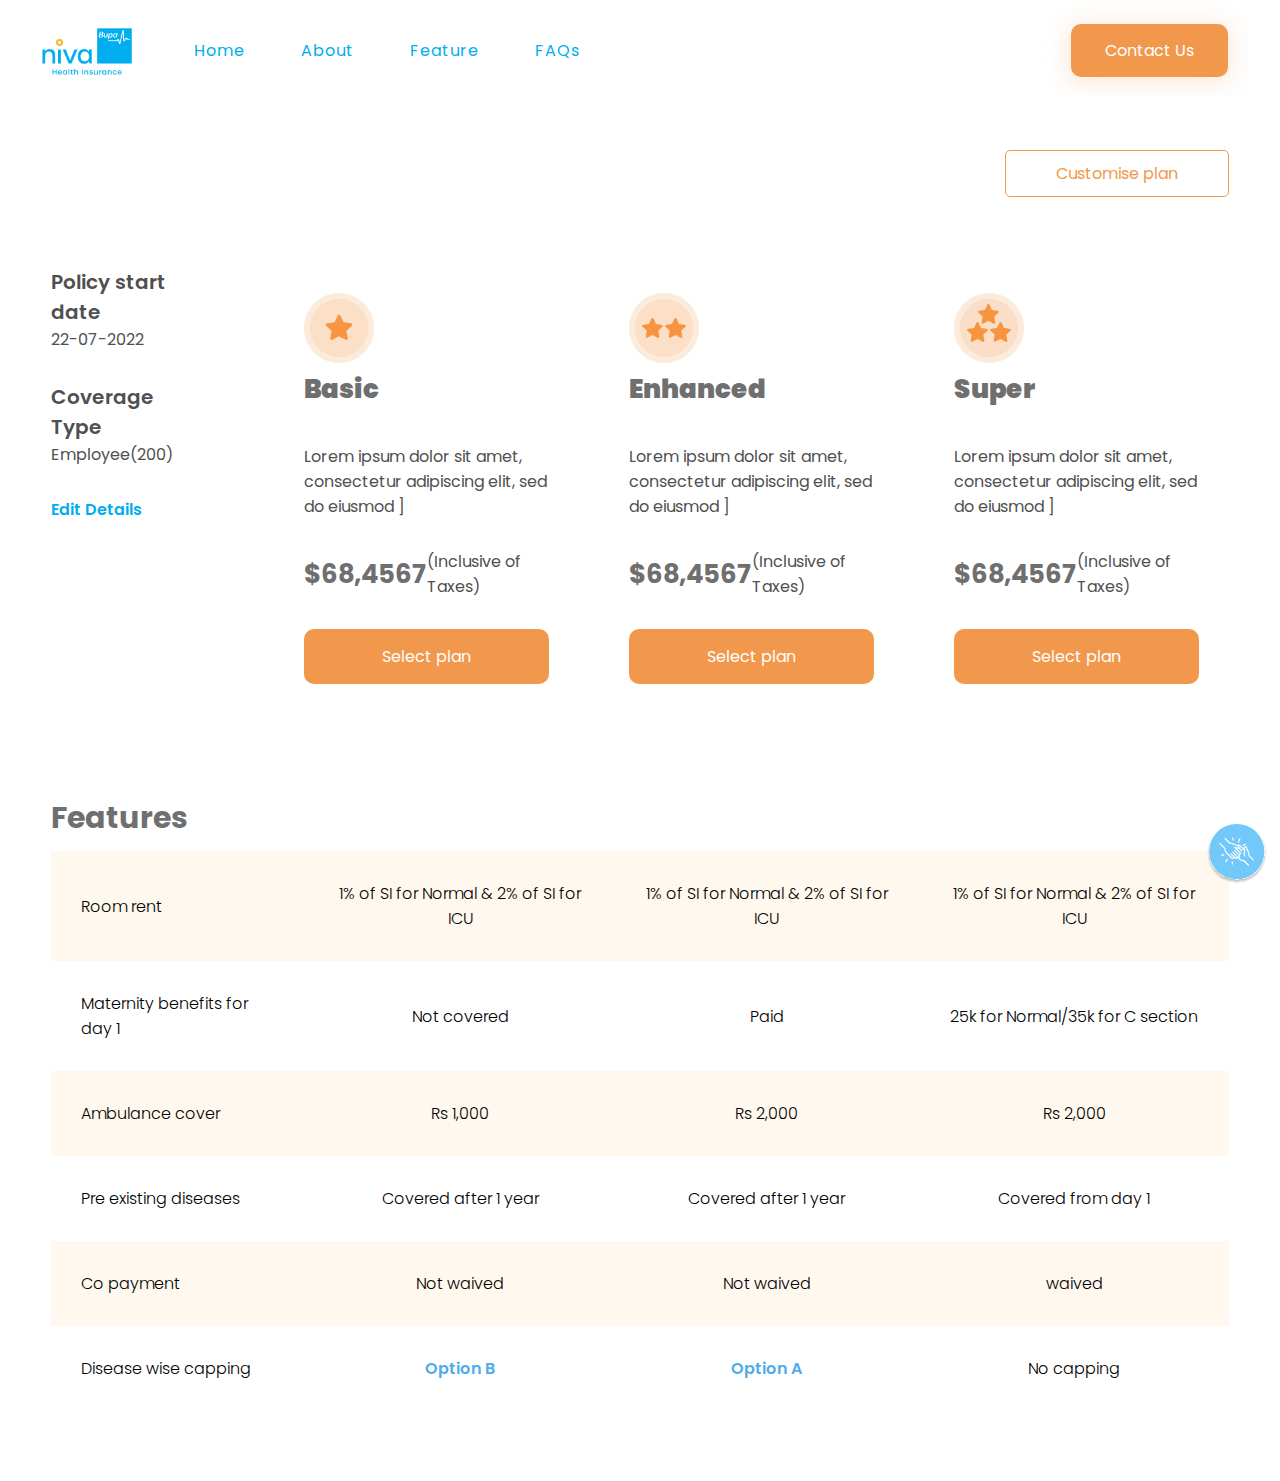
<file: Pagefive.html>
<!DOCTYPE html>
<html lang="en">
<head>
    <meta charset="UTF-8">
    <meta http-equiv="X-UA-Compatible" content="IE=edge">
    <meta name="viewport" content="width=device-width, initial-scale=1.0">
    <title>Niva Bupa</title>
    <link
        rel="stylesheet"
        href="https://cdnjs.cloudflare.com/ajax/libs/font-awesome/5.14.0/css/all.min.css"
    />
    <link rel="stylesheet" href="/css/style.css">
</head>
<body>
    <!-- Start of nav -->
    <div class="navbar">
        <div class="nav-center">
            <!-- Header -->
            <div class="nav-header">
                <a href="/index.html" class="nav-logo">
                    <img src="/images/image 1.png" alt="">
                </a>
                <button type="button" class="nav-btn">
                    <i class="fas fa-align-justify"></i>
                </button>
            </div>
            <!-- Links -->
            <div class="nav-links">
                <a href="/index.html" class="nav-link">Home</a>
                <a href="#about" class="nav-link">About</a>
                <a href="#feature" class="nav-link">Feature</a>
                <a href="#faqs" class="nav-link">FAQs</a>
                <div class="contact-link" id="contact-us">
                    <a href="" class="btn">Contact Us</a>
                </div>
            </div>
        </div>
    </div>
    <div class="icon">
        <a href="#contact-us">
            <img src="/images/circle.svg" alt="">
        </a>
    </div>
    <!-- End of nav -->
    <section class="customise">
        <div class="customise-btn">
            <a href="/" class="plan-btn">Customise plan</a>
        </div>
        <div class="custom-container">
            <div class="custom-boxl">
                <!-- <div class="custom-details"> -->
                    <h1>Policy start date</h1>
                    <p>22-07-2022</p>
                    <h2>Coverage Type</h2>
                    <p>Employee(200)</p>
                    <a href="/">Edit Details</a>
                <!-- </div> -->
            </div>
            <div class="custom-boxr">
                <div class="plan-box">
                    <img src="/images/star-1.png" alt="start-image">
                    <h1>Basic</h1>
                    <p>Lorem ipsum dolor sit amet, consectetur adipiscing elit, sed do eiusmod ]</p>
                    <h3>$68,4567<p>(Inclusive of Taxes)</p></h3>
                    <div class="plan">
                        <a href="/">Select plan</a>
                    </div>
                </div>
                <div class="plan-box">
                    <img src="/images/star-2.png" alt="start-image">
                    <h1>Enhanced</h1>
                    <p>Lorem ipsum dolor sit amet, consectetur adipiscing elit, sed do eiusmod ]</p>
                    <h3>$68,4567<p>(Inclusive of Taxes)</p></h3>
                    <div class="plan">
                        <a href="/">Select plan</a>
                    </div>
                </div>
                <div class="plan-box">
                    <img src="/images/star-3.png" alt="start-image">
                    <h1>Super</h1>
                    <p>Lorem ipsum dolor sit amet, consectetur adipiscing elit, sed do eiusmod ]</p>
                    <h3>$68,4567<p>(Inclusive of Taxes)</p></h3>
                    <div class="plan">
                        <a href="/">Select plan</a>
                    </div>
                </div>
            </div>
        </div>
        <div class="features-container">
            <h1>Features</h1>
            <table>
                <tbody>
                    <tr>
                        <td>Room rent</td>
                        <td>1% of SI for Normal & 2% of SI for ICU</td>
                        <td>1% of SI for Normal & 2% of SI for ICU</td>
                        <td>1% of SI for Normal & 2% of SI for ICU</td>
                    </tr>
                    <tr class="bg-white">
                        <td>Maternity benefits for day 1</td>
                        <td>Not covered</td>
                        <td>Paid</td>
                        <td>25k for Normal/35k for C section</td>
                    </tr>
                    <tr>
                        <td>Ambulance cover</td>
                        <td>Rs 1,000</td>
                        <td>Rs 2,000</td>
                        <td>Rs 2,000</td>
                    </tr>
                    <tr class="bg-white">
                        <td>Pre existing diseases</td>
                        <td>Covered after 1 year</td>
                        <td>Covered after 1 year</td>
                        <td>Covered from day 1</td>
                    </tr>
                    <tr>
                        <td>Co payment</td>
                        <td>Not waived</td>
                        <td>Not waived</td>
                        <td>waived</td>
                    </tr>
                    <tr class="bg-white">
                        <td>Disease wise capping</td>
                        <td><a href="/">Option B</a></td>
                        <td><a href="/">Option A</a></td>
                        <td>No capping</td>
                    </tr>
                </tbody>
            </table>
        </div>
    </section>
    <script src="/Js//App.js"></script>

</body>
</html>
</file>
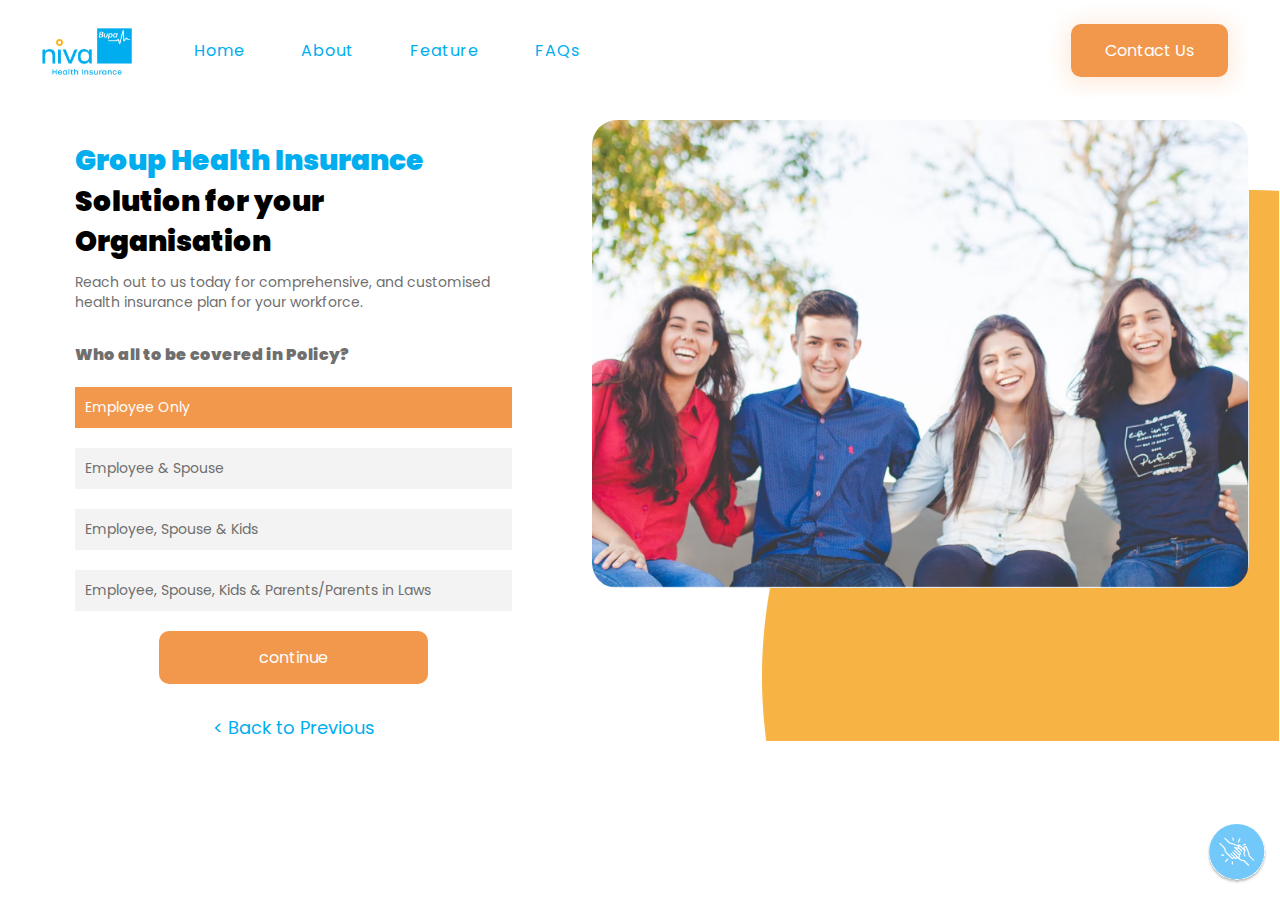
<file: pagethree.html>
<!DOCTYPE html>
<html lang="en">
<head>
    <meta charset="UTF-8">
    <meta http-equiv="X-UA-Compatible" content="IE=edge">
    <meta name="viewport" content="width=device-width, initial-scale=1.0">
    <title>PageThree</title>
    
    <link
        rel="stylesheet"
        href="https://cdnjs.cloudflare.com/ajax/libs/font-awesome/5.14.0/css/all.min.css"
    />
    <link rel="stylesheet" href="/css/style.css">
    <style>
        .container h2{
            font-size: 16px;
            color: #6F6F6F;
            margin-top: 20px;
            font-weight: 900;
        }
        .box{
            margin: 20px 0;
            width: 100%;
        }

        .box label{
            cursor: pointer;
            width: 100%;
        }
    
        input[type='radio']{
            display: none;
        }
        input[type='radio'] + label{
            background-color: #F3F3F3;
            padding: 10px;
            font-size: 14px; 
            width: 100%;
            color: #6F6F6F;  
            display: block;         
        }
        input[type='radio']:checked + label{
            background-color: #F2984C;
            color: #fff;
        }

        .previous{
            text-align: center;
            margin-top: 30px;
        }
        .previous a{
            color: #00AEEF;
            font-size: 18px;
        }
        @media screen and (max-width : 1200px){
            .left .input h1 {
                font-size: 16px;
                color: #6F6F6F;
                margin: 0px;
            }
        }
    </style>
</head>
<body>
    <!-- Start of nav -->
    <div class="navbar">
        <div class="nav-center">
            <!-- Header -->
            <div class="nav-header">
                <a href="/index.html" class="nav-logo">
                    <img src="/images/image 1.png" alt="">
                </a>
                <button type="button" class="nav-btn">
                    <i class="fas fa-align-justify"></i>
                </button>
            </div>
            <!-- Links -->
            <div class="nav-links">
                <a href="/index.html" class="nav-link">Home</a>
                <a href="#" class="nav-link">About</a>
                <a href="#" class="nav-link">Feature</a>
                <a href="#" class="nav-link">FAQs</a>
                <div class="contact-link" id="contact-us">
                    <a href="" class="btn">Contact Us</a>
                </div>
            </div>
        </div>
    </div>
    <!-- End of nav -->

    <!-- Start of Hero -->
    <div class="hero-section">
        <div class="hero">
            <div class="left">
                <h1><span>Group Health Insurance </span> <br>Solution for your Organisation</h1>
                <p class="paragraph-center">Reach out to us today for comprehensive, and customised health insurance plan for your workforce.</p>
                <div class="container">
                    <h2>Who all to be covered in Policy?</h2>
                    <!-- <div class="main"> -->
                        <div class="box">
                            <input id="empolyee" name="category" type="radio" checked>
                            <label for="empolyee"> Employee Only </label>
                        </div>
                        <div class="box">
                            <input id="spouse" name="category" type="radio">
                            <label for="spouse"> Employee & Spouse </label>
                        </div>
                        <div class="box">
                            <input id="kids" name="category" type="radio">
                            <label for="kids"> Employee, Spouse & Kids </label>
                        </div>
                        <div class="box">
                            <input id="parents" name="category" type="radio">
                            <label for="parents"> Employee, Spouse, Kids & Parents/Parents in Laws </label>
                        </div>
                        <div class="btn-link ">
                            <input type="submit" id="submit" value="continue" style="border-radius: 10px;padding: 14px 100px;background: #F2984C;color: #fff;font-size: 16px;cursor: pointer; border: none;">
                        </div>
                        <div class="previous">
                            <a href="/pagetwo.html"> < Back to Previous</a>
                        </div> 
                    <!-- </div> -->
                </div>
            </div>
            <div class="right">
                <img src="/images/BannerImage.jpg" alt="">
            </div>
        </div>
    </div>
    <!-- End of Hero -->

    <div class="icon">
        <a href="#contact-us">
            <img src="/images/circle.svg" alt="">
        </a>
    </div>
    <!-- End of Hero -->
    <script src="Js/App.js"></script>
    <script>
        function formsubmit(){
            console.log('FormData')
        }
        document.getElementById("submit").addEventListener("click",function(event){
            event.preventDefault();
            checkData();
        });

    var empolyee = document.getElementById("empolyee");
    var kids = document.getElementById("kids");
    var parents = document.getElementById("parents");
    var spouse = document.getElementById("spouse");

    function checkData(){
        var empolyeeValue = empolyee.value.trim();
        var kidsValue = kids.value.trim();
        var parentsValue = parents.value.trim();
        var spouseValue = spouse.value.trim();
        
        var employeeBool = false;
        var kidsBool = false;
        var parentsBool = false;
        var spouseBool = false;

        if(empolyeeValue==""){
            setError(empolyee,"Empolyee Name can't be blank");
        }else{
            setSuccess(empolyee);
            employeeBool = true;
        }
        if(spouseValue==""){
            setError(spouse,"Empolyee & Spouse can't be blank");
        }else{
            setSuccess(spouse);
            spouseBool = true;
        }
        if(kidsValue == ''){
            setError(kids, "Empolyee Spouse & kids can't be blank")
        }else{
            setSuccess(kids);
            kidsBool = true;
        }
        if(parentsValue == ''){
            setError(parents, "Empolyee, Spouse, Kids & Parents/Parents in Laws")
        }else{
            setSuccess(parents);
            parentsBool = true;
        }
        if(employeeBool || kidsBool || parentsBool || spouseBool){
            window.location = '/pagefour.html'
        }
    }

    function setError(u, msg){
        var parentBox =  u.parentElement;
        parentBox.className="box error";
        var span =  parentBox.querySelector("span");
        span.innerText=msg;
    }

    function setSuccess(u){
        var parentBox =  u.parentElement;
        parentBox.className="box success";
    }

    </script>

</body>
</html>
</file>
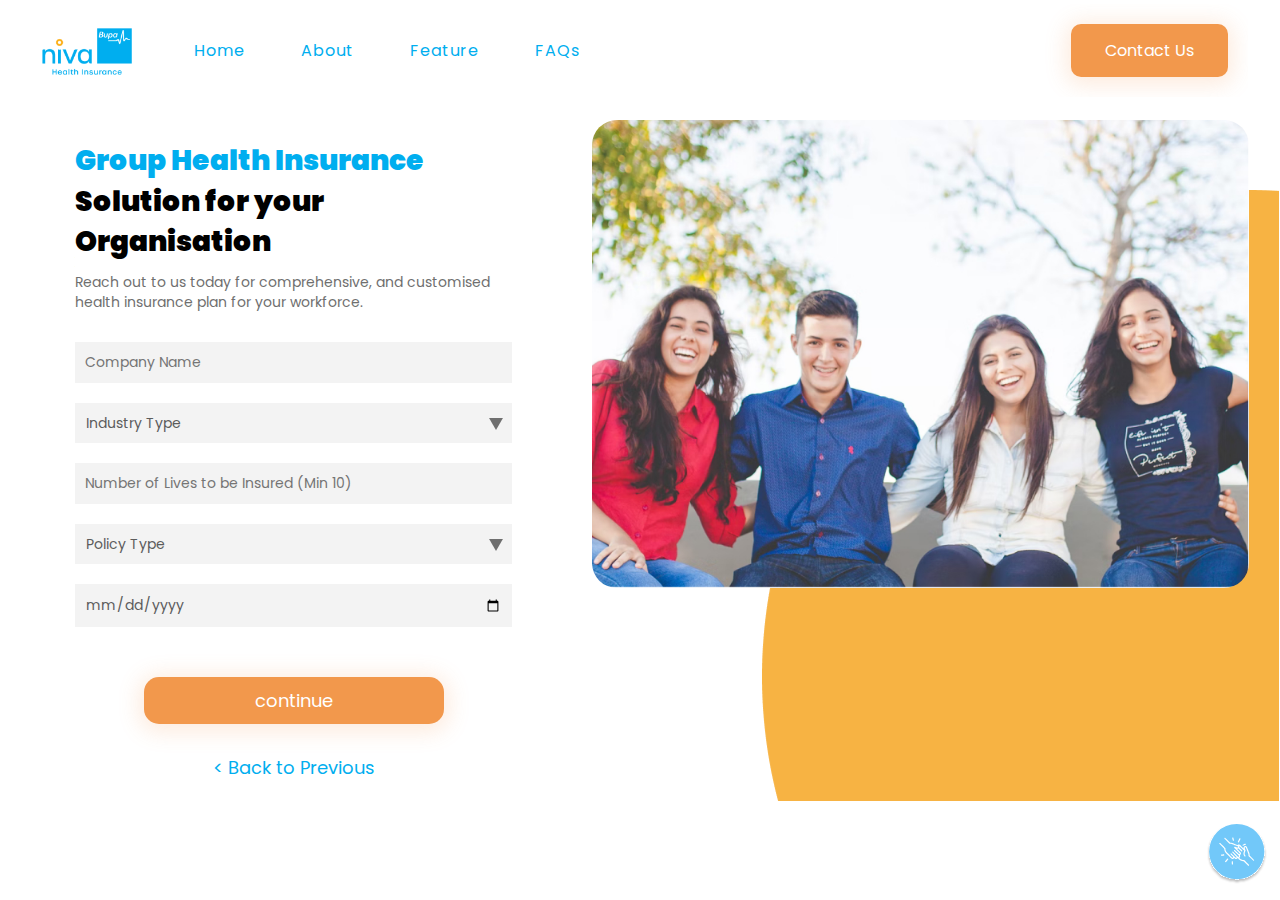
<file: pagetwo.html>
<!DOCTYPE html>
<html lang="en">
<head>
    <meta charset="UTF-8">
    <meta http-equiv="X-UA-Compatible" content="IE=edge">
    <meta name="viewport" content="width=device-width, initial-scale=1.0">
    <title>PageTwo</title>
    <link
        rel="stylesheet"
        href="https://cdnjs.cloudflare.com/ajax/libs/font-awesome/5.14.0/css/all.min.css"
    />
    <link rel="stylesheet" href="/css/style.css">
    <style>
        .previous{
            text-align: center;
            margin-top: 30px;
        }

        .previous a{
            color: #00AEEF;
            font-size: 18px;
        }
    </style>
</head>
<body>
    <!-- Start of nav -->
    <div class="navbar">
        <div class="nav-center">
            <!-- Header -->
            <div class="nav-header">
                <a href="/index.html" class="nav-logo">
                    <img src="/images/image 1.png" alt="">
                </a>
                <button type="button" class="nav-btn">
                    <i class="fas fa-align-justify"></i>
                </button>
            </div>
            <!-- Links -->
            <div class="nav-links">
                <a href="/index.html" class="nav-link">Home</a>
                <a href="/" class="nav-link">About</a>
                <a href="/" class="nav-link">Feature</a>
                <a href="/" class="nav-link">FAQs</a>
                <div class="contact-link" id="contact-us">
                    <a href="" class="btn">Contact Us</a>
                </div>
            </div>
        </div>
    </div>
    <!-- End of nav -->

    <!-- Start of Hero -->
    <div class="hero-section">
        <div class="hero">
            <div class="left">
                <h1><span>Group Health Insurance </span> <br>Solution for your Organisation</h1>
                <p class="paragraph-center">Reach out to us today for comprehensive, and customised health insurance plan for your workforce.</p>
                <div class="container">
                    <form method="post" action="/pagethree.html" class="form-box">
                        <div class="input-field">
                            <input type="text" id="company" placeholder="Company Name" oninput="this.value = this.value.replace(/[^a-z .]/g, '').replace(/(\..*)\./g, '$1');">
                            <span></span>
                        </div>
                        <div class="input-field">
                            <select name="cars" id="industry">
                                <option value="">Industry Type</option>
                                <option value="IT">IT</option>
                                <option value="Auto Components">Auto Components</option>
                                <option value="Automobile">Automobile</option>
                                <option value="Agriculture">Agriculture</option>
                            </select>
                            <img src="/images/Polygon 1.svg" alt="dropdown">
                            <span></span>
                        </div>
                        <div class="input-field">
                            <input type="text" id="num" placeholder="Number of Lives to be Insured (Min 10)" maxlength="10" oninput="this.value = this.value.replace(/[^0-9.]/g, '').replace(/(\..*)\./g, '$1');">
                            <span></span>
                        </div>
            
                        <div class="input-field">
                            <select name="cars" id="policy">
                                <option value="">Policy Type</option>
                                <option value="IT">IT</option>
                                <option value="Auto Components">Auto Components</option>
                                <option value="Automobile">Automobile</option>
                                <option value="Agriculture">Agriculture</option>
                            </select>
                            <img src="/images/Polygon 1.svg" alt="dropdown">
                            <span></span>
                        </div>
                        <div class="input-field">
                            <input type="date" id="pass1" placeholder="Policy Start Date">
                            <span></span>
                        </div>
                        <input type="submit" id="submit" value="continue">
                        <div class="previous">
                            <a href="/index.html"> < Back to Previous</a>
                        </div>
                    </form>
                </div>
            </div>
            <div class="right">
                <img src="/images/BannerImage.jpg" alt="">
            </div>
        </div>
    </div>
    <!-- End of Hero -->

    <div class="icon">
        <a href="#contact-us">
            <img src="/images/circle.svg" alt="">
        </a>
    </div>
    <script src="/Js//App.js"></script>
    <script>
        document.getElementById("submit").addEventListener("click",function(event){
            event.preventDefault();
            checkData();
        });

        var company = document.getElementById("company");
        var num = document.getElementById("num");
        var industry = document.getElementById("industry");
        var policy = document.getElementById("policy");
        var pass1 = document.getElementById("pass1");

        function checkData(){
            var companyValue = company.value.trim();
            var numValue = num.value.trim();
            var industryValue = industry.value.trim();
            var policyValue = policy.value.trim();
            var pass1Value = pass1.value.trim();
            
            var companyBool = false;
            var numBool = false;
            var industryBool = false;
            var phoneBool = false;
            var pass1Bool = false;

            if(companyValue==""){
                setError(company,"Company Name can't be blank");
            }else{
                setSuccess(company);
                companyBool = true;
            }

            if(industryValue == ''){
                setError(industry, " Industry Type can't be blank")
            }else{
                setSuccess(industry);
                industryBool = true;
            }

            if(numValue == ''){
                setError(num, " Number can't be blank")
            }else{
                setSuccess(num);
                numBool = true;
            }

            if(policyValue == ''){
                setError(policy, " policy Type can't be blank")
            }else{
                setSuccess(policy);
                phoneBool = true;
            }

            if(pass1Value==""){
                setError(pass1,"Policy date can't be blank");
            }else{
                setSuccess(pass1);
                pass1Bool = true;
            }
            if(phoneBool && numBool && industryBool && companyBool && pass1Bool){
                window.location = '/pagethree.html';
            }
        }

        function setError(u, msg){
            var parentBox =  u.parentElement;
            parentBox.className="input-field error";
            var span =  parentBox.querySelector("span");
            span.innerText=msg;
        }

        function setSuccess(u){
            var parentBox =  u.parentElement;
            parentBox.className="input-field success";
        }

    </script>

</body>
</html>
</file>
<file: css/style.css>
@import url('https://fonts.googleapis.com/css2?family=Poppins:wght@300;400;600;700&family=Roboto:wght@400;500;700&display=swap');
*{
    margin: 0;
    padding: 0;
    box-sizing: border-box;
    text-decoration: none;
    transition: 0.5s;
    font-family: 'Poppins';
    line-height: normal;
    outline: none;
    /* position: absolute; */
}

html {
    font-size: 100%;
    scroll-behavior: smooth;
}

.btn{
    cursor: pointer;
    color: white;
    background: #F2984C;
    box-shadow: 0px 3px 21px 5px rgba(243, 143, 70, 0.18);
    border-radius: 10px;
    padding: 10px 20px;
    display: inline-block;
}

.paragraph-center{
    font-style: normal;
    font-weight: 400;
    font-size: 14px;
    line-height: 20px;
    color: #6F6F6F;
    width: 500px;
    padding: 10px 0;
}

.section-center{
    position: relative;
    font-size: 28px;
    text-align: center;
    padding-bottom: 40px;
    padding-top: 4px;
    font-weight: 900;
}

.section-center::after{
    position: absolute;
    content: "";
    width: 100px;
    height: 3px;
    left: 0;
    right: 0;
    margin: auto;
    top: 0rem;
    background-color: #F2984C;
}

.section-left{
    position: relative;
    font-size: 28px;
    padding-bottom: 40px;
    padding-top: 4px;
    font-weight: 900;
}

.section-left::after{
    position: absolute;
    content: "";
    width: 100px;
    height: 3px;
    left: 0;
    right: 0;
    margin-left: 0;
    top: 0rem;
    text-align: left;
    background-color: #F2984C;
}

@media screen and (max-width: 768px){
    .paragraph-center{
        width: 100%;
    }
}

/* start of navbar */

.navbar{
    display: flex;
    align-items: center;
    justify-content: center;
}

.nav-center{
    width: 95vw;
}

.nav-logo{
    padding: 0px 10px;
}

.nav-header{
    height: auto;
    display: flex;
    justify-content: space-between;
    align-items: center;
}

.nav-header img{
    width: 90px;
    margin-top: 30px;
}

.nav-btn{
    padding: 4px 0px;
    color: #F2984C;
    background-color: #fff;
    border: none;
}

.nav-btn i {
    font-size: 20px;
    padding: 4px 10px;
    margin-top: 20px
}

.nav-links{
    height: 0;
    overflow: hidden;
    display: flex;
    flex-direction: column;
    margin-top: 20px;
}

.show-links {
    height: auto;
    margin: 0 auto;
}

.nav-link{
    display: block;
    text-align: center;
    font-size: 16px;
    text-transform: capitalize;
    color: #00AEEF;
    letter-spacing: 1px;
    padding: 20px 20px;
    border-top: 1px solid grey;
}
.contact-link{
    text-align: center;
    padding: 20px;
}

.contact-link a{
    padding: 14px 34px;
}

@media screen and (min-width: 992px) {
    .navbar {
        height: 80px;
    }
    .nav-center {
        display: flex;
        align-items: center;
    }
    .nav-header {
        padding: 0;
        margin-right: 2rem;
        height: auto;
    }

    .nav-btn {
        display: none;
    }
    .nav-links {
        height: auto !important;
        flex-direction: row;
        align-items: center;
        width: 100%;
    }
    .nav-link {
        padding: 20px;
        border-top: none;
        margin-right: 1rem;
        font-size: 16px;
    }
    .contact-link {
        margin-right: 0;
        margin-left: auto;
    }
}
/* end of navbar */

.container,.form-box{
    display: block;
    width: 100%;
}


.form-box{
    margin: 20px auto;
    background: #fff;
}
.form-box .input-field{
    margin-bottom: 20px;
    position: relative;
}
.form-box .input-field #phone{
    padding-left: 7%;
    font-size: 14px;
    color: #252B42;
}
.form-box .input-field .input-number{
    position: absolute;
    left: 2%;
    top: 10px;
    font-size: 14px;
    color: #363F40;
}
.form-box input, select{
    display: block;
    padding: 10px;
    font-size: 14px;
    background-color: #F3F3F3;
    border: none;
    color: #5C5C5C;
    outline: none;
    width: 100%;
}
.form-box input[type='text']{
    padding-right: 25px
}
.form-box h2{
    display: block;
    text-align: center;
    font-size: 28px;
    margin-bottom: 40px;
}
.form-box label{
    font-size: 20px;
    color: #000000;
    margin-bottom: 5px;
    display: block;

}
select {
    -webkit-appearance: none;
    -moz-appearance: none;
    text-indent: 1px;
    text-overflow: '';
}

.input-field img{
    position: absolute;
    right: 2%;
    top: 37%;
}

.form-box input[type='submit']{
    background: #F2984C;
    cursor: pointer;
    color: #fff;
    width: 300px;
    box-shadow: 0px 3px 21px 5px rgb(243 143 70 / 18%);
    margin: auto;
    border-radius: 15px;
    font-size: 18px;
    margin-top: 50px;
}

.form-box .fa{
    position: absolute;
    right: 10px;
    margin-top: -30px;
}
.form-box .input-field.error input{
    border-color: #f00;
    border-width: 2px;
}
.form-box .input-field.error .fa{
    color: #f00;
    margin-right: 20px;
}

.input-field span{
    display: none;
}
.input-field.error span{
    color: #f00;
    display: block;
    font-size: 12px;
}

@media screen and (max-width: 1200px){
    .form-box .input-field #phone {
        padding-left: 9%;
    }
}

/* start of hero */

.hero{
    display: grid;
    grid-template-columns: 40% 56%;
    grid-gap: 50px;
}

.hero .left{
    padding-left: 75px;
}

.hero .left h1{
    font-style: normal;
    font-size: 28px;
    font-weight: 900;
    line-height: 40px;
    padding-top: 60px;
}

span{
    color: #00AEEF;
    font-weight: 900;
}

.hero .left p{
    width: 100%;
}

input::-webkit-outer-spin-button,
input::-webkit-inner-spin-button {
    -webkit-appearance: none;
    margin: 0;
}


.btn-link {
    text-align: center;
    margin-top: 20px;
    cursor: pointer;
}

.hero .right{
    padding: 30px;
    background-image: url(/images/Ellipse\ 44.png);
    background-repeat: no-repeat;
    position: relative;
    margin-top: 10px;
    background-position-y: 100px;
    background-position-x: 200px;
}

.icon{
    position: fixed;
    width: 60px;
    height: auto;
    right: 1%;
    cursor: pointer;
    bottom: 1%;
}

.icon img{
    width: 100%;
}

.right img{
    width: 100%;
    border-radius: 25px;
}

@media screen and (max-width: 1200px){
    .hero{
        display: flex;
        flex-direction: column;
        margin: 0 auto;
    }
    .hero .left{
        padding: 20px;
    }
    .hero .left h1{
        padding-top: 0;
    }
}

@media screen and (max-width: 768px){
    .hero{
        display: flex;
        flex-direction: column;
        margin: 0 auto;
    }
    .hero .left{
        padding: 20px;
    }
    .hero .right {
        background-position-y: 0px;
        background-position-x: 0px;
        margin: 10px;
    }
    .hero .left h1{
        padding-top: 0;
    }
}
/* end of hero */


/* Start of Group Health Insurance */
section{
    background: rgba(0, 174, 239, 0.02);  
    padding: 70px 0;
}

.container{
    align-items: center;
}

.container .boxes{
    width: 90vw;
    display: grid;
    grid-template-columns: repeat(4, 4fr);
    grid-gap: 50px;
    margin: auto ;
    place-items: center;
}

.content {
    width: 250px;
    height: 250px;
    background: #FFFFFF;    
    border-radius: 15px;
    border: 1px solid rgba(0, 0, 0, 0.1);
}

.content:hover{
    box-shadow: 10px 10px 10px rgba(0, 0, 0, 0.07);
}

.content .box{
    padding: 30px;
}

.content .box h1{
    font-size: 16px;
    color: #363F40;
    font-weight: 900;
}

.content .box img{
    width: 40px;
    height: 40px;
}

.content .box p{
    font-style: normal;
    font-weight: 400;
    font-size: 14px;
    line-height: 20px;
    color: #6F6F6F;
    padding: 10px 0;
}

@media screen and (max-width: 1200px){
    .container .boxes{
        display: grid;
        grid-template-columns: repeat(2, 2fr);
    }
}

@media screen and (max-width: 768px){
    .health-div{
        display: flex;
        flex-direction: column;
    }
    .health-div .left-side{
        padding-left: 0px;
        margin-bottom: 20px;
    }
    .container .boxes{
        display: grid;
        grid-template-columns: repeat(1, 2fr);
        grid-row-gap: 0px;
    }
    .content{
        margin: 20px auto;
    }
}
/* end of Group Health Insurance */


/* Start of Why choose Niva Bupa Health Insruance? */
.health{
    padding: 100px 5%;
}

.health-div{
    width: 100%;
    display: flex;
}

.health-div .left-side{
    display: flex;
    flex-direction: column;
}

.left-side p{
    margin-top: -28px;
}

.arrow{
    display: flex;
    margin-top: 80px;
}

.arrow button{
    margin-right: 10px;
    background: #fff;
    border: none;
    cursor: pointer;
}

.arrow button {
    color: #fff;
    width: 90px;
}
.arrow button svg{
    width: 100%;
    /* fill: #c1c1c1; */
}


.arrow button svg path{
    stroke: #c1c1c1;
}

.arrow button:hover svg path{
    stroke: #F2984C;
}

.right-side{
    height: auto;
    display: block;
    overflow-x: scroll;
    place-items: center;
    white-space: nowrap;
    -ms-overflow-style: none;
}

.right-side::-webkit-scrollbar{
    display: none;
}

.right-side .card-container {
    display: block;
    justify-content: space-around;
    flex-wrap: wrap;
    overflow: visible;
}
  
.right-side .card-container .card {
    width: 250px;
    margin: 10px;
    display: inline-block;
    margin-right: 20px;
    background: #fff;
    border: 1px solid rgba(0, 0, 0, 0.1);
    border-radius: 15px;
}

.card:hover{
    box-shadow: 10px 10px 10px rgba(0, 0, 0, 0.07);
}
  
.right-side .card-container .card img {
    width: 100%;
    height: 70%;
    border-radius: 15px 15px 0px 0px;
}
  
.right-side .card-container .card .content1 {
    height: 30%;
    width: 100%;
    margin-left: 15px;
}
  
.right-side .card-container .card .content1 h1 {
    font-style: normal;
    font-weight: 500;
    font-size: 16px;
    line-height: 28px;
    color: #5C5C5C;
}

.right-side .card-container .card .content1 p {
    font-size: 14px;
    letter-spacing: 1;
    text-align: left;
    margin: 0;
    padding-bottom: 6px;
    color: #5C5C5C;
}

@media screen and (max-width:1200px){
    .health-div{
        display: flex;
        flex-direction: column;
    }
    .arrow{
        margin-top: 50px;
        margin-left: 10px;
    }
}
/* Start of Why choose Niva Bupa Health Insruance? */


/* Start of Companies that trust us */
.horizontal-slider{
    display: grid;
    place-items: center;
}

.horizontal-slider h1{
    font-weight: 900;
    font-size: 18px;
    line-height: 36px;
    text-align: center;
    color: #5C5C5C;
}

.slider{
    margin: auto;
    position: relative;
    width: 90%;
    display: grid;
    overflow: hidden;
    place-items: center;
}

.slide-track{
    display: flex;
    width: calc(250px * 18);
    animation: scroll 40s linear infinite;
    margin: 30px 0 140px 0px;
}

.slide-track:hover{
    animation-play-state: paused;
}

.slide{
    display: flex;
    align-items: center;
    padding: 24px;
    perspective: 100px;
}

.slide img{
    width: 100%;
    transition: transform 0.5s;
}

.slide img:hover{
    transform: translateZ(20px);
}

@keyframes scroll{
    0%{
        transform: translateX(0);
    }
    100%{
        transform: translateX(calc(-250px * 9));
    }
}
/* End of Companies that trust u */


/* Start of Benefits of joing Niva Bupa Health Insurance */
/* .content-didi{
    display: grid;
    grid-template-columns: 40% 60%;
}

.content-didi .content-left{
    width: 100%;
    display: grid;
    grid-template-columns: repeat(2, 2fr);
    grid-row-gap: 40px;
    grid-column-gap: 40px;
    margin: 90px 0 40px 110px;
}

.content-didi .content-left .content-box-{
    width: 250px;
    height: 250px;
    background: #FFFFFF; 
    border-radius: 15px;
    border: 1px solid rgba(0, 0, 0, 0.1);
    padding: 30px;
    margin: auto;
}

.content-left .content-box-:hover{
    box-shadow: 10px 10px 10px rgba(0, 0, 0, 0.07);
}

.content-left .content-box- h1{
    font-size: 16px;
    color: #363F40;
    font-weight: 900;
    text-align: left;
}

.content-left .content-box- img{
    width: 40px;
    height: 40px;
    text-align: left;
}

.content-left .content-box- p{
    font-style: normal;
    font-weight: 400;
    font-size: 14px;
    line-height: 20px;
    color: #6F6F6F;
    padding: 10px 0;
    text-align: left;
}

.content-didi .content-right{
    background-image: url(/images/Ellipse\ 44.png);
    background-repeat: no-repeat;
    background-size: cover;
    margin-left: 250px;
    margin-bottom: 20px;
}

.content-didi .content-right .didi{
    width: 100%;
    height: 100%;
}

.content-didi .content-right .didi img{
    width: 70%;
    height: 100%;
    max-width: 100%;
    margin-bottom: -6px;
}

@media screen and (max-width: 1200px){
    .content-didi{
        display: flex;
        flex-direction: column;
    }
    .content-didi .content-left{
        display: grid;
        grid-template-columns: repeat(2, 2fr);
        margin-left: 0;
        margin: 40px 0;
    }
    .content-didi .content-right{
        margin-left: 10px;
        margin-bottom: 0px;
    }
}
@media screen and (max-width: 768px){
    .content-didi{
        display: flex;
        flex-direction: column;
    }
    .content-didi .content-left{
        display: grid;
        grid-template-columns: repeat(1, 1fr);
        margin-left: 0;
        margin: auto;
    }
    .content-didi .content-left .content-box-{
        margin: 10px auto;
    }
    .content-didi .content-right{
        background-size: cover;
        margin: 50px 0 0 50px;
    }
    .content-didi .content-right .didi img{
        margin-bottom: -6px;
    }
}
@media (max-width: 1366px){
    .didi{
        width:100%;
    }
} */
/* end of Benefits of joing Niva Bupa Health Insurance */


/* Start of Hear it from our customers */
.hear{
    background: rgba(247, 179, 67, 0.05);
    width: 100%;
    padding: 70px 0;
    margin-top: -19px;
}

.hear p{
    text-align: center;
    margin: 0 auto;
    margin-top: -30px;
}

.customers{
    display:flex;
    flex-direction: column;
    align-items: center;
}

.custom-image{
    display: flex;
    flex-wrap: wrap;
    justify-content: center;
    margin-bottom: -60px;
    margin-top: 60px;
}

.custom-image .custom-link{
    padding: 10px 0;
}

.person-image{
    cursor: pointer;
    padding:10px 20px;
    display:inline-block;
    margin-right: 20px;
    border-radius:3px 3px 0px 0px;
    margin-bottom: 50px;
    position: relative;
}

.person-image img{
    filter: grayscale(1);
    width: 100%;
    height: 100%;
    border-radius: 50%;
}

.circle-blue{
    background: #6cc1fc;
    width: 120px;
    height: 120px;
    border-radius: 50%;
    position: absolute;
    z-index: -1;
    margin-left: -18px;
    margin-top: 0px;
    opacity: 0;
}

.circle-orange{
    background: #f38f46;
    width: 120px;
    height: 120px;
    border-radius: 50%;
    position: absolute;
    z-index: -2;
    margin-left: -0px;
    margin-top: -18px;
    opacity: 0
}

.ubaid{
    width: 80%;
    margin: 0 auto; 
}

.ethinos{
    background: #FFFFFF;
    border: 1px solid rgba(0, 0, 0, 0.1);
    border-radius: 15px;
    margin-top: 40px;
    text-align: left;
    padding: 20px 30px 20px;
    display:none;
    animation: fadein .8s;
}

@keyframes fadein {
    from {
        opacity:0;
    }
    to {
        opacity:1;
    }
}

.panel-heading{
    font-weight: 900;
    font-size: 18px;
    line-height: 20px;
    text-align: center;
    color: #6F6F6F;
    padding: 20px 0;
}

.ethinos p{
    text-align: center;
    width: 100%;
    padding: 20px 0;
}

.radio{
    display:none;
}

#eleven:checked ~ .ubaid #custom-eleven,
#seven:checked ~ .ubaid #custom-seven,
#eight:checked ~ .ubaid #custom-eight,
#nine:checked ~ .ubaid #custom-nine,
#ten:checked ~ .ubaid #custom-ten{
    display:block;
}

#eleven:checked ~ .custom-image #eleven-custom *,
#seven:checked ~ .custom-image #seven-custom *,
#eight:checked ~ .custom-image #eight-custom *,
#nine:checked ~ .custom-image #nine-custom *,
#ten:checked ~ .custom-image #ten-custom *{
    filter: grayscale(0);
    opacity: 1;
    box-shadow: 10px 15px 40px 0px rgba(0, 0, 0, 0.25);
}


@media screen and (max-width: 1200px){
    .custom-image{
        margin-bottom: 0;
    }
}
@media screen and (max-width: 768px){
    .person-image{
        margin: 0 auto;
    }
}
/* end of Hear it from our customers */


/* Start of FAQs */
.frequent{
    width: 100%;
    padding: 14px 5%;
    padding-top: 50px;
    text-align: center;
}

.frequent p{
    margin: 0 auto;
    margin-top: -28px;
}

.frequent form input{
    padding: 8px;
    margin-top: 15px;
    font-size: 16px;
    background-color: #F3F3F3;
    border: none;
    width: 40%;
    margin-top: 50px;
}

.frequent form input[type="submit"]{
    width: 10%;
    height: 40px;
    border: none;
    background-color: #F2984C;
    outline: none;
    cursor: pointer;
    color: #fff;
    margin-left: -10px;
    box-shadow: 0px 3px 21px 5px rgba(243, 143, 70, 0.18);
    border-radius: 8.78788px;
}

.warpper{
    display:flex;
    flex-direction: column;
    align-items: center;
    margin-top: 100px;
}

.tabs{
    display: flex;
    justify-content: space-evenly;
    flex-wrap: wrap;
}

.tabs .tabs-link{
    padding: 20px 0;
}

.tab{
    cursor: pointer;
    flex-wrap: wrap;
    font-style: normal;
    font-weight: 700;
    font-size: 18px;
    line-height: 22px;
    text-align: center;
    color: #F38F46;
    margin-top: 30px;
    margin: 0 40px;
}

.panels{
    width: 80%;
    margin: 0 auto; 
    margin-bottom: 50px;
}

.panel{
    background: #FFFFFF;
    border: 1px solid rgba(0, 0, 0, 0.1);
    border-radius: 15px;
    margin-top: 40px;
    text-align: left;
    padding: 0px 20px 10px;
    display:none;
    animation: fadein .8s;
}

.panel:hover{
    box-shadow: 10px 10px 10px rgba(0, 0, 0, 0.07);
}

@keyframes fadein {
    from {
        opacity:0;
    }
    to {
        opacity:1;
    }
}

.panel-title{
    font-weight: 700;
    font-size: 18px;
    line-height: 24px;
    color: #363F40;
    margin-top: 35px;
}

.panel p{
    text-align: left;
    width: 100%;
    padding: 20px 0;
}

.radio{
    display:none;
}
#one:checked ~ .panels #general-panel,
#two:checked ~ .panels #payment-panel,
#three:checked ~ .panels #account-panel,
#four:checked ~ .panels #pricing-panel,
#five:checked ~ .panels #support-panel,
#six:checked ~ .panels #claims-panel{
    display:block;
}
#one:checked ~ .tabs #link-one,
#two:checked ~ .tabs #link-two,
#three:checked ~ .tabs #link-three,
#four:checked ~ .tabs #link-four,
#five:checked ~ .tabs #link-five,
#six:checked ~ .tabs #link-six{
    background:#fffffff6;
    color: #6F6F6F;
    border-bottom: 3px solid #f38F46;
}
@media screen and (max-width: 768px){
    .tabs label{
        margin: auto 18px;
        text-align: center;
    }
}

@media screen and (max-width: 768px){
    .frequent form input{
        padding: 8px;
        margin-top: 15px;
        font-size: 16px;
        background-color: #F3F3F3;
        border: none;
        width: 200px;
        margin-top: 50px;
    }
    
    .frequent form input[type="submit"]{
        width: 35%;
    }
    .footer .box-container{
        margin: 0px 60px;
        padding: 40px 0;
    }
}
/* end of FAQs */



/* Start of About */
/* .about{
    width: 100%;
    display: flex;
    padding: 70px 0;
}

.about-left{
    margin-left: 75px;
    padding: 5px;
    padding-top: 4px;

}

.about-left h1{
    margin-top: 60px;
    text-align: left;
}

.about-left p{
    width: 650px;
    text-align: justify;
}

.about-right{
    display: grid;
    grid-template-columns: repeat(2, 2fr);  
    grid-gap: 40px;
    grid-row-gap: 10px;
    margin: 50px auto;
    margin-top: 120px;
}

.right-box{
    width: 200px;
    height: 180px;
    background: #FFFFFF;
    border: 1px solid rgba(0, 0, 0, 0.1);
    border-radius: 15px;
    margin: 12px 0;
}

.right-box:hover{
    box-shadow: 10px 10px 10px rgba(0, 0, 0, 0.07);
}

.right-box .right-card{
    text-align: center;
    margin: 10px;
}

.right-box .right-card h1{
    font-weight: 900;
    font-size: 28px;
    line-height: 50px;
    text-align: center;
    color: #363F40;
    padding-top: 40px;
}

.right-box .right-card p{
    font-size: 14px;
    font-weight: 400;
    color: #6F6F6F;
}

@media screen and (max-width: 1200px){
    .about{
        display: flex;
        flex-direction: column;
        width: 100%;
        justify-self: unset;
    }
    .about-left{
        margin: 10px;
        padding: 5px;
    }
    .about-left p{
        width: 100%;
        text-align: justify;
    }
    .about-right{
        margin: 0 auto;
    }
    .hear{
        margin-top: 0;
    }
}

@media screen and (max-width: 768px){
    .about{
        display: flex;
        flex-direction: column;
    }
    .about-left{
        margin: 10px;
        padding: 5px;
    }
    .about-right{
        margin: 0 auto;
    }
    .right-box{
        width: 140px;
        height: 120px;
    }
    .right-box .right-card h1{
        font-size: 24px;
        line-height: 30px;
        padding-top: 16px;
    }
    .about-left p{
        width: 100%;
    }
    .right-box{
        margin-top: 50px;
    }
} */
/* end of About */


/* Start of footer */
.footer{
    background: #F3FCFF;    
}

.footer .box-container{
    display: flex;
    flex-wrap: wrap;
    margin: 0px 60px;
    padding: 40px 0;
}

.footer .box-container .box .socail a{
    display: inline-block;
    margin-right: 10px;
    margin-top: 20px;
    font-size: 22px;
    color: #23A6F0;
}

.footer .box-container .box{
    flex: 1 1 15rem;
    margin: 20px 20px 20px 25px;
}

.footer .box-container .box h3{
    font-size: 16px;
    color: #252B42;
    padding: 10px 0;
}

.footer .box-container .box p{
    font-size: 14px;
    color: #5C5C5C;
    padding: 5px 0;
}

.footer .box-container .box a{
    font-size: 14px;
    color: #5C5C5C;
    padding: 5px 0;
    display: block;
}

.footer a:hover{
    text-decoration: underline;
}

@media screen and (max-width: 1200px){
    .footer .box-container{
        margin: auto;
        padding: 40px 0;
    }
}

@media screen and (max-width: 768px){
    .footer .box-container{
        margin: 0px 60px;
        padding: 40px 0;
    }
}
/* end of footer */


/* PageFive */
.customise{
    padding: 70px 4%;
    background: #fff;
}
.customise .customise-btn{
    display: flex;
    justify-content: end;
}
.customise-btn .plan-btn{
    color: #F2984C;
    font-size: 16px;
    padding: 10px 50px;
    border: 1px solid #F2984C;
    border-radius: 5px
}
.custom-container{
    display: flex;
    padding: 70px 0;
}
.custom-boxl{
    padding-right: 50px;
}
.custom-boxl h1{
    font-size: 20px;
    color: #505050;
    font-weight: 600;
}
.custom-boxl p{
    font-size: 16px;
    color: #505050;
    padding-bottom: 30px;
    font-weight: 400;
}
.custom-boxl h2{
    font-size: 20px;
    color: #505050;
    font-weight: 600;
}
.custom-boxl a{
    color: #00AEEF;
    font-weight: 600;
}
.custom-boxr{
    display: grid;
    grid-template-columns: 3fr 3fr 3fr;
    gap: 20px;
    /* display: flex;
    flex-wrap: wrap; */
    padding-left: 50px;
}
.custom-boxr .plan-box{
    /* width: 300px; */
    margin: 26px 30px;
}
.plan-box h1{
    color: #6F6F6F;
    font-size: 26px;
    font-weight: 900;
    padding-bottom: 20px;
}
.plan-box p{
    font-size: 16px;
    color: #505050;
    font-weight: 400;
    padding: 15px 0;
}
.plan-box h3{
    font-size: 26px;
    color: #6F6F6F;
    font-weight: 700;
    align-items: center;
    display: flex;
}
.plan-box h3 p{
    font-size: 16px;
    color: #505050;
    font-weight: 400;
}
.plan-box .plan{
    text-align: center;
    padding: 15px;
    background: #F2984C;
    margin: 15px 0;
    border-radius: 10px;
}
.plan-box .plan a{
    color: #fff;
}

.features-container{
    /* position: relative; */
    display: grid;
    background: #fff;
    border-radius: 20px;
}

.features-container h1{
    color: #6F6F6F;
    font-size: 30px;
    font-weight: 700;
}

.features-container table{
    width: 100%;
    border-collapse: collapse;
    margin-top: 10px;
}

.features-container table tr{
    color: black;
    background: #FFF8EF;
    /* border-bottom: 1px solid rgba(0, 0, 0, 0.1); */
}
.features-container table .bg-white{
    background: #fff;
}

.features-container table tr:last-child{
    border-bottom: none;
}

.features-container table tr td{
    padding: 30px; 
    font-weight: 300;
}
.features-container table tr td img{
    margin: -3px;
    padding: 0px 8px;
}
.features-container table tr td:last-child{
    text-align: center;
}

.features-container table tr td:nth-child(2){
    text-align: center;
}

.features-container table tr td:nth-child(3){
    text-align: center;
}
.features-container table tr td a{
    color: #4EACEA;
    font-weight: 600;
}

@media (max-width: 991px){
    .features-container table tr td{
        font-size: 12px;
    }
    .features-container{
        padding: 10px;
    }
    .custom-boxr{
        display: flex;
        flex-wrap: wrap;
    }
}
@media screen and (max-width:720px){
    .custom-container{
        flex-direction: column;
        padding: 50px 0;
    }
    .custom-boxr{
        padding-left: 0;
    }
    .customise .customise-btn{
        justify-content: center;
        margin-top: -40px;
    }
    .custom-boxl{
        margin: auto;
        padding-right: 0;
        padding-bottom: 50px;
    }
    .features-container{
        overflow: auto;
    }
   
}
</file>
